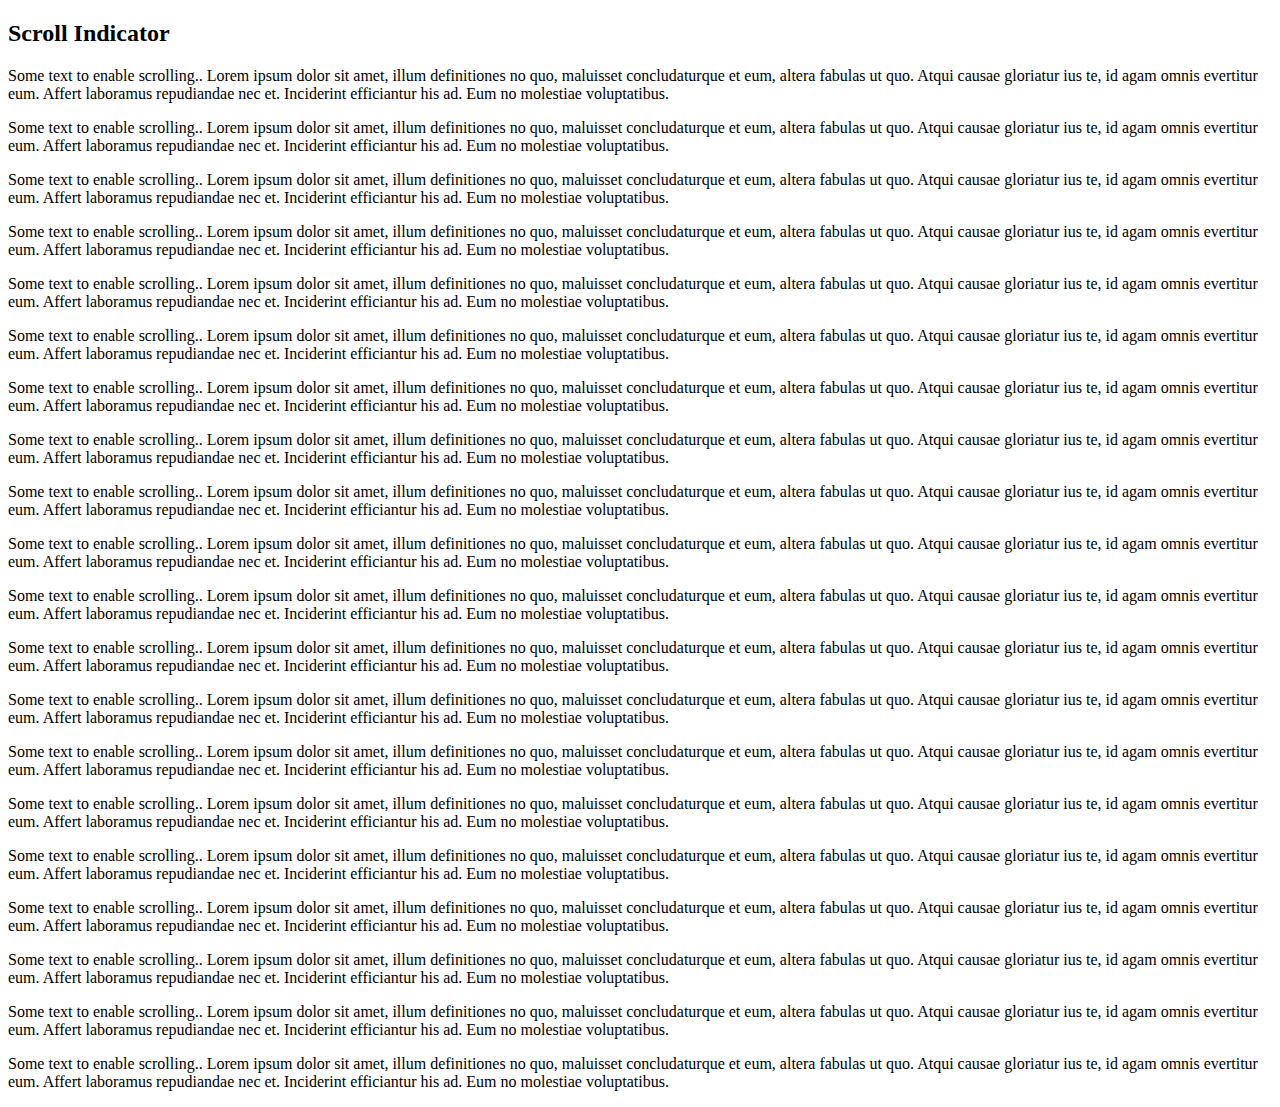
<file: index.html>
<!DOCTYPE html>
<html>
    <head>
        <meta name="viewport" content="width=device-width, initial-scale=1">
        <link href="style.css" rel="stylesheet" type="text/css">
        <script src="index.js"></script>
    </head>
    <body>
        <div class="header">
            <h2>Scroll Indicator</h2>
            <div class="container">
                <div class="progress-bar" id="myBar">
                </div>
            </div>
        </div>
        <div class="content">
            <p>Some text to enable scrolling.. Lorem ipsum dolor sit amet, illum definitiones no quo, maluisset concludaturque et eum, altera fabulas ut quo. Atqui causae gloriatur ius te, id agam omnis evertitur eum. Affert laboramus repudiandae nec et. Inciderint efficiantur his ad. Eum no molestiae voluptatibus.</p>
            <p>Some text to enable scrolling.. Lorem ipsum dolor sit amet, illum definitiones no quo, maluisset concludaturque et eum, altera fabulas ut quo. Atqui causae gloriatur ius te, id agam omnis evertitur eum. Affert laboramus repudiandae nec et. Inciderint efficiantur his ad. Eum no molestiae voluptatibus.</p>
            <p>Some text to enable scrolling.. Lorem ipsum dolor sit amet, illum definitiones no quo, maluisset concludaturque et eum, altera fabulas ut quo. Atqui causae gloriatur ius te, id agam omnis evertitur eum. Affert laboramus repudiandae nec et. Inciderint efficiantur his ad. Eum no molestiae voluptatibus.</p>
            <p>Some text to enable scrolling.. Lorem ipsum dolor sit amet, illum definitiones no quo, maluisset concludaturque et eum, altera fabulas ut quo. Atqui causae gloriatur ius te, id agam omnis evertitur eum. Affert laboramus repudiandae nec et. Inciderint efficiantur his ad. Eum no molestiae voluptatibus.</p>
            <p>Some text to enable scrolling.. Lorem ipsum dolor sit amet, illum definitiones no quo, maluisset concludaturque et eum, altera fabulas ut quo. Atqui causae gloriatur ius te, id agam omnis evertitur eum. Affert laboramus repudiandae nec et. Inciderint efficiantur his ad. Eum no molestiae voluptatibus.</p>
            <p>Some text to enable scrolling.. Lorem ipsum dolor sit amet, illum definitiones no quo, maluisset concludaturque et eum, altera fabulas ut quo. Atqui causae gloriatur ius te, id agam omnis evertitur eum. Affert laboramus repudiandae nec et. Inciderint efficiantur his ad. Eum no molestiae voluptatibus.</p>
            <p>Some text to enable scrolling.. Lorem ipsum dolor sit amet, illum definitiones no quo, maluisset concludaturque et eum, altera fabulas ut quo. Atqui causae gloriatur ius te, id agam omnis evertitur eum. Affert laboramus repudiandae nec et. Inciderint efficiantur his ad. Eum no molestiae voluptatibus.</p>
            <p>Some text to enable scrolling.. Lorem ipsum dolor sit amet, illum definitiones no quo, maluisset concludaturque et eum, altera fabulas ut quo. Atqui causae gloriatur ius te, id agam omnis evertitur eum. Affert laboramus repudiandae nec et. Inciderint efficiantur his ad. Eum no molestiae voluptatibus.</p>
            <p>Some text to enable scrolling.. Lorem ipsum dolor sit amet, illum definitiones no quo, maluisset concludaturque et eum, altera fabulas ut quo. Atqui causae gloriatur ius te, id agam omnis evertitur eum. Affert laboramus repudiandae nec et. Inciderint efficiantur his ad. Eum no molestiae voluptatibus.</p>
            <p>Some text to enable scrolling.. Lorem ipsum dolor sit amet, illum definitiones no quo, maluisset concludaturque et eum, altera fabulas ut quo. Atqui causae gloriatur ius te, id agam omnis evertitur eum. Affert laboramus repudiandae nec et. Inciderint efficiantur his ad. Eum no molestiae voluptatibus.</p>
            <p>Some text to enable scrolling.. Lorem ipsum dolor sit amet, illum definitiones no quo, maluisset concludaturque et eum, altera fabulas ut quo. Atqui causae gloriatur ius te, id agam omnis evertitur eum. Affert laboramus repudiandae nec et. Inciderint efficiantur his ad. Eum no molestiae voluptatibus.</p>
            <p>Some text to enable scrolling.. Lorem ipsum dolor sit amet, illum definitiones no quo, maluisset concludaturque et eum, altera fabulas ut quo. Atqui causae gloriatur ius te, id agam omnis evertitur eum. Affert laboramus repudiandae nec et. Inciderint efficiantur his ad. Eum no molestiae voluptatibus.</p>
            <p>Some text to enable scrolling.. Lorem ipsum dolor sit amet, illum definitiones no quo, maluisset concludaturque et eum, altera fabulas ut quo. Atqui causae gloriatur ius te, id agam omnis evertitur eum. Affert laboramus repudiandae nec et. Inciderint efficiantur his ad. Eum no molestiae voluptatibus.</p>
            <p>Some text to enable scrolling.. Lorem ipsum dolor sit amet, illum definitiones no quo, maluisset concludaturque et eum, altera fabulas ut quo. Atqui causae gloriatur ius te, id agam omnis evertitur eum. Affert laboramus repudiandae nec et. Inciderint efficiantur his ad. Eum no molestiae voluptatibus.</p>
            <p>Some text to enable scrolling.. Lorem ipsum dolor sit amet, illum definitiones no quo, maluisset concludaturque et eum, altera fabulas ut quo. Atqui causae gloriatur ius te, id agam omnis evertitur eum. Affert laboramus repudiandae nec et. Inciderint efficiantur his ad. Eum no molestiae voluptatibus.</p>
            <p>Some text to enable scrolling.. Lorem ipsum dolor sit amet, illum definitiones no quo, maluisset concludaturque et eum, altera fabulas ut quo. Atqui causae gloriatur ius te, id agam omnis evertitur eum. Affert laboramus repudiandae nec et. Inciderint efficiantur his ad. Eum no molestiae voluptatibus.</p>
            <p>Some text to enable scrolling.. Lorem ipsum dolor sit amet, illum definitiones no quo, maluisset concludaturque et eum, altera fabulas ut quo. Atqui causae gloriatur ius te, id agam omnis evertitur eum. Affert laboramus repudiandae nec et. Inciderint efficiantur his ad. Eum no molestiae voluptatibus.</p>
            <p>Some text to enable scrolling.. Lorem ipsum dolor sit amet, illum definitiones no quo, maluisset concludaturque et eum, altera fabulas ut quo. Atqui causae gloriatur ius te, id agam omnis evertitur eum. Affert laboramus repudiandae nec et. Inciderint efficiantur his ad. Eum no molestiae voluptatibus.</p>
            <p>Some text to enable scrolling.. Lorem ipsum dolor sit amet, illum definitiones no quo, maluisset concludaturque et eum, altera fabulas ut quo. Atqui causae gloriatur ius te, id agam omnis evertitur eum. Affert laboramus repudiandae nec et. Inciderint efficiantur his ad. Eum no molestiae voluptatibus.</p>
            <p>Some text to enable scrolling.. Lorem ipsum dolor sit amet, illum definitiones no quo, maluisset concludaturque et eum, altera fabulas ut quo. Atqui causae gloriatur ius te, id agam omnis evertitur eum. Affert laboramus repudiandae nec et. Inciderint efficiantur his ad. Eum no molestiae voluptatibus.</p>
        </div>
    </body>
</html>
</file>
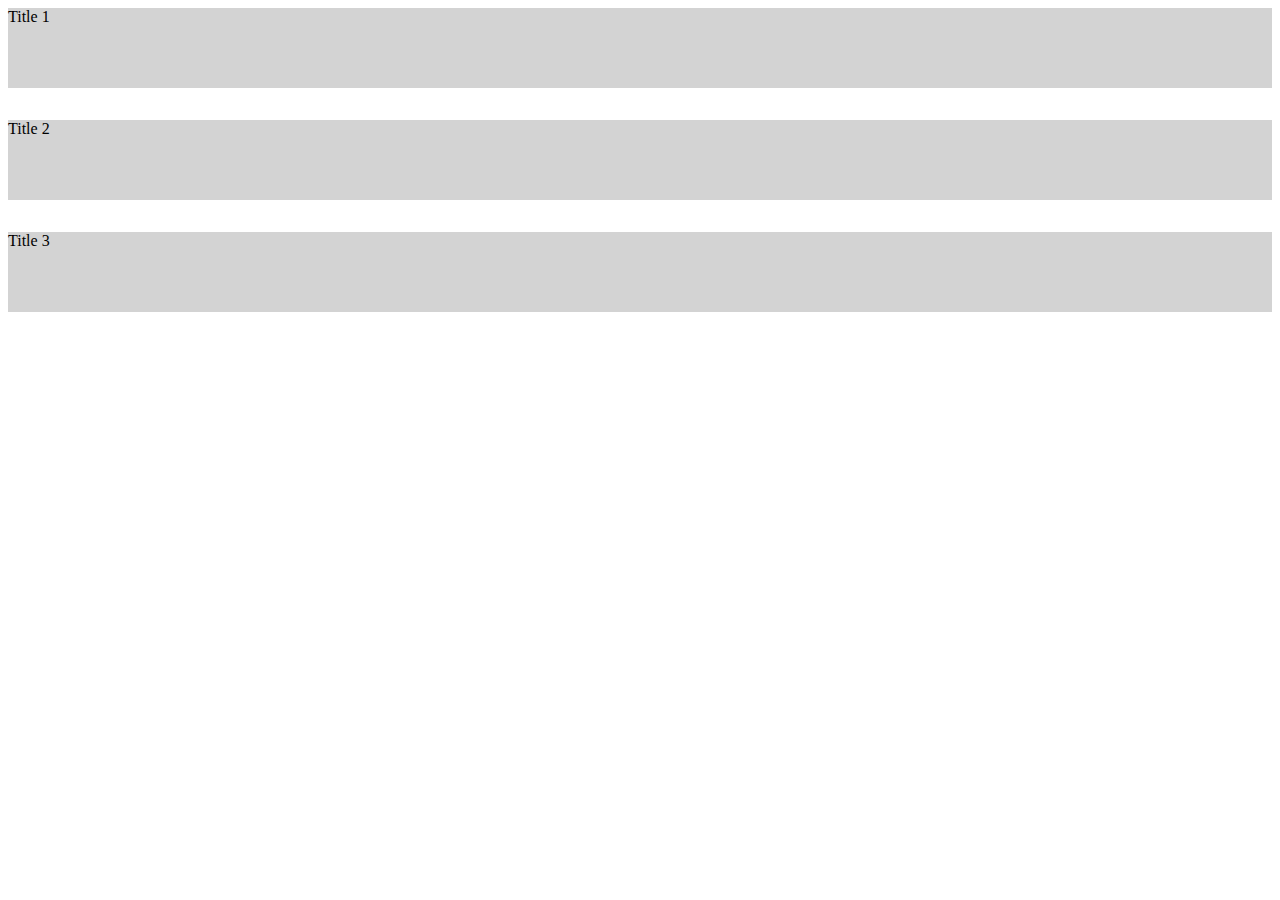
<file: Accordion/index.html>
<!DOCTYPE html>
<html>
    <head>
        <meta name="viewport" content="width=device-width, initial-scale=1.0">
        <link rel="stylesheet" type="text/css" href="style.css">
    </head>
    <body>
        <div class="header">Title 1</div>
        <p class="text">Lorem Ipsum is simply dummy text of the printing and typesetting industry. Lorem Ipsum has been the industry's standard dummy text ever since the 1500s, when an unknown printer took a galley of type and scrambled it to make a type specimen book. It has survived not only five centuries, but also the leap into electronic typesetting, remaining essentially unchanged. It was popularised in the 1960s with the release of Letraset sheets containing Lorem Ipsum passages, and more recently with desktop publishing software like Aldus PageMaker including versions of Lorem Ipsum.</p>
        <div class="header"> Title 2</div>
        <p class="text">Lorem Ipsum is simply dummy text of the printing and typesetting industry. Lorem Ipsum has been the industry's standard dummy text ever since the 1500s, when an unknown printer took a galley of type and scrambled it to make a type specimen book. It has survived not only five centuries, but also the leap into electronic typesetting, remaining essentially unchanged. It was popularised in the 1960s with the release of Letraset sheets containing Lorem Ipsum passages, and more recently with desktop publishing software like Aldus PageMaker including versions of Lorem Ipsum.</p>
        <div class="header"> Title 3</div>
        <p class="text">Lorem Ipsum is simply dummy text of the printing and typesetting industry. Lorem Ipsum has been the industry's standard dummy text ever since the 1500s, when an unknown printer took a galley of type and scrambled it to make a type specimen book. It has survived not only five centuries, but also the leap into electronic typesetting, remaining essentially unchanged. It was popularised in the 1960s with the release of Letraset sheets containing Lorem Ipsum passages, and more recently with desktop publishing software like Aldus PageMaker including versions of Lorem Ipsum.</p>
        <script src="index.js"></script>
    </body>
</html>
</file>
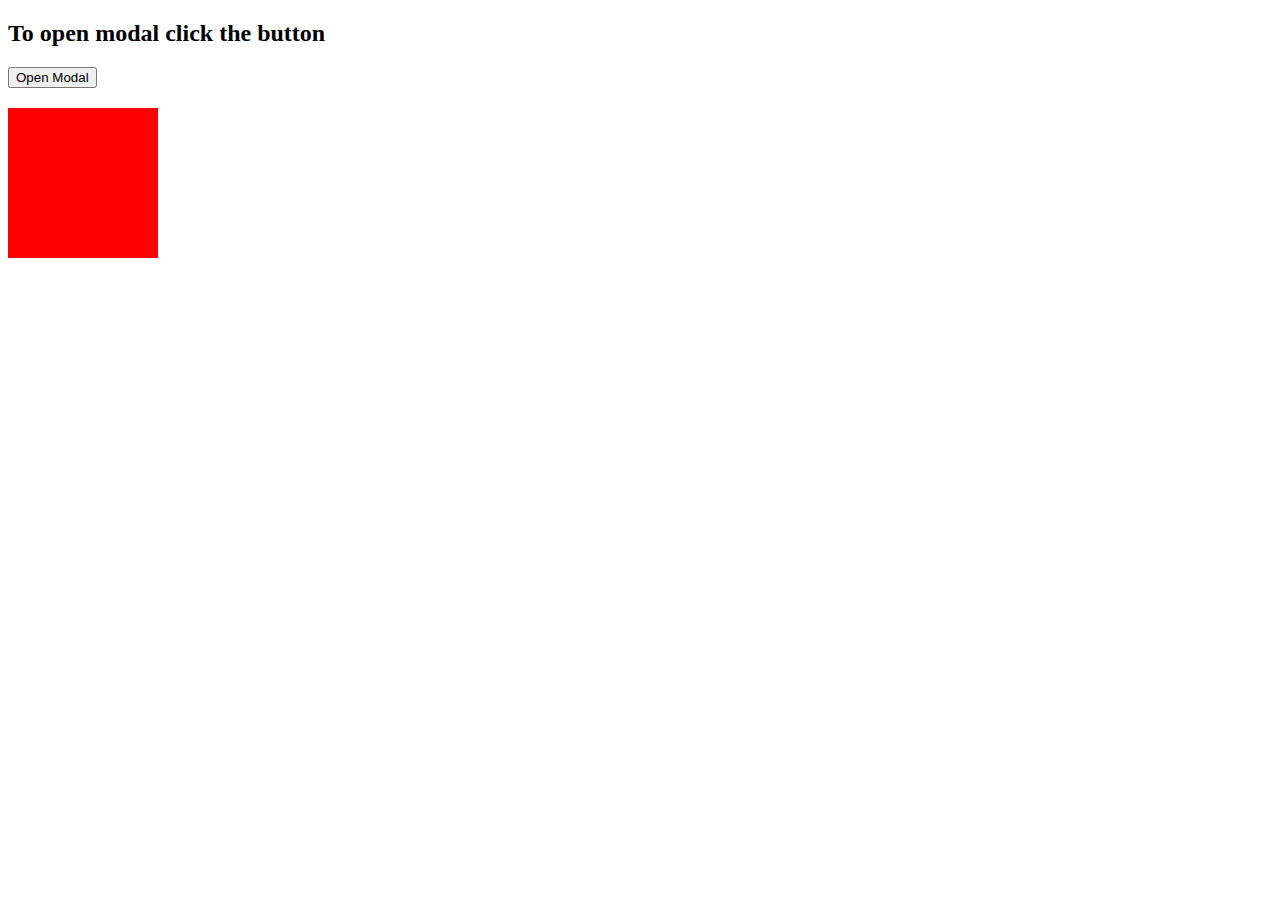
<file: Animated_model/index.html>
<!DOCTYPE html>
<html>
    <head>
        <meta name="viewport" content="width=device-width, initial-scale=1">
        <link href="style.css" rel="stylesheet" type="text/css">
        <script src="index.js"></script>
    </head>
    <body>
        <h2>To open modal click the button</h2>
        <button id="myBtn">Open Modal</button>
        <div class="dance"></div>
        <div class="modal">
            <div class="modal-body">
                <span class="close">&times;</span>
                <p>Lorem ipsum dolor sit amet, consectetur adipiscing elit, sed do eiusmod tempor incididunt ut labore et dolore magna aliqua. Ut enim ad minim veniam, quis nostrud exercitation ullamco laboris nisi ut aliquip ex ea commodo consequat. Duis aute irure dolor in reprehenderit in voluptate velit esse cillum dolore eu fugiat nulla pariatur. Excepteur sint occaecat cupidatat non proident, sunt in culpa qui officia deserunt mollit anim id est laborum.</p>
            </div>
        </div>
    </body>
</html>
</file>
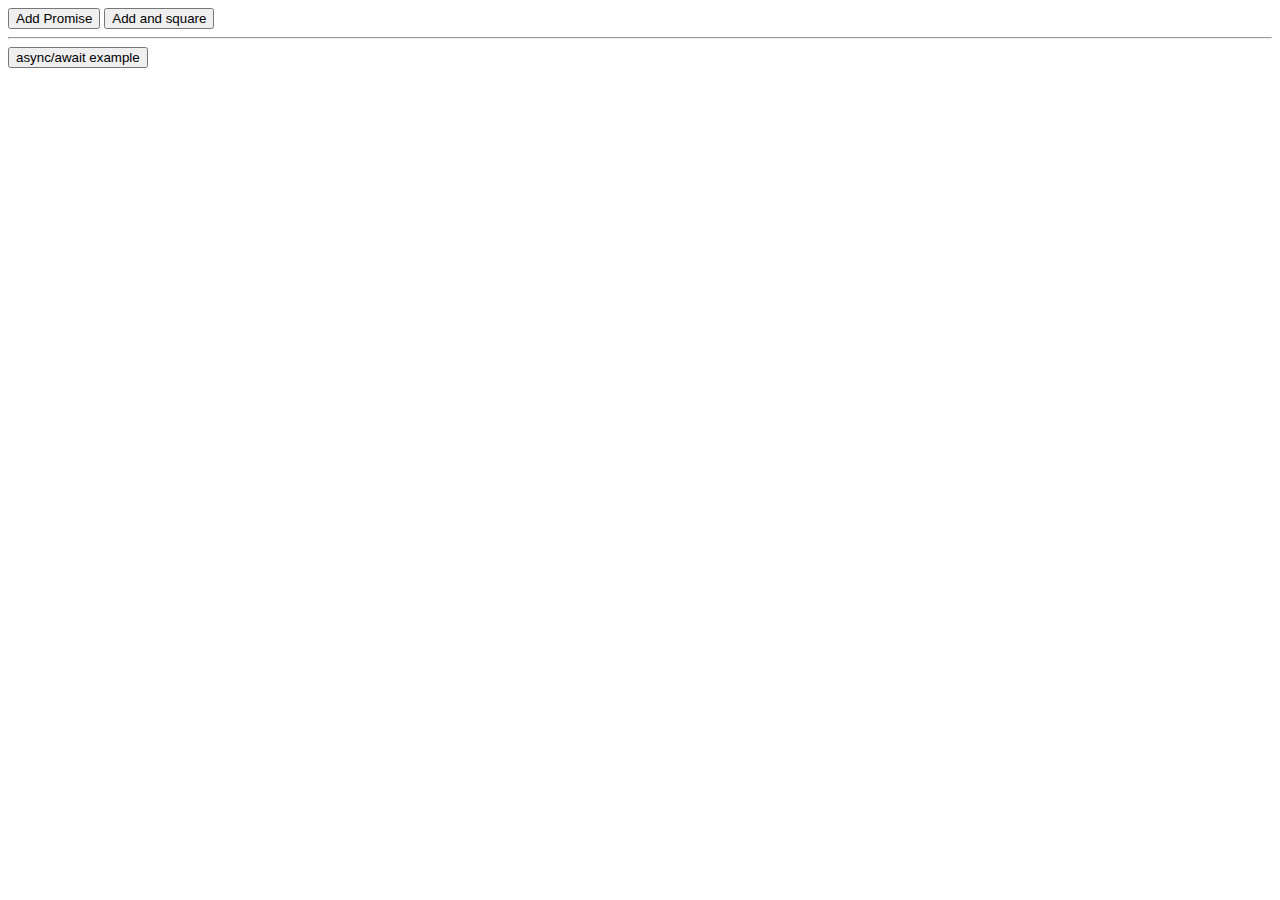
<file: async await settimeout promise/index.html>
<!DOCTYPE html>
<html>
    <head>
        <meta name="viewport" content="width=device-widthh, initial-scale=1.0">
    </head>
    <body>
        <button onclick="add(2,5)">Add Promise</button>
        <button onclick="addthensquare(3,2)">Add and square</button>
        <div><span id="result"></span></div>
        
        <hr>
        <button>async/await example</button>
        <script src="index.js"></script>
    </body>
</html>
</file>
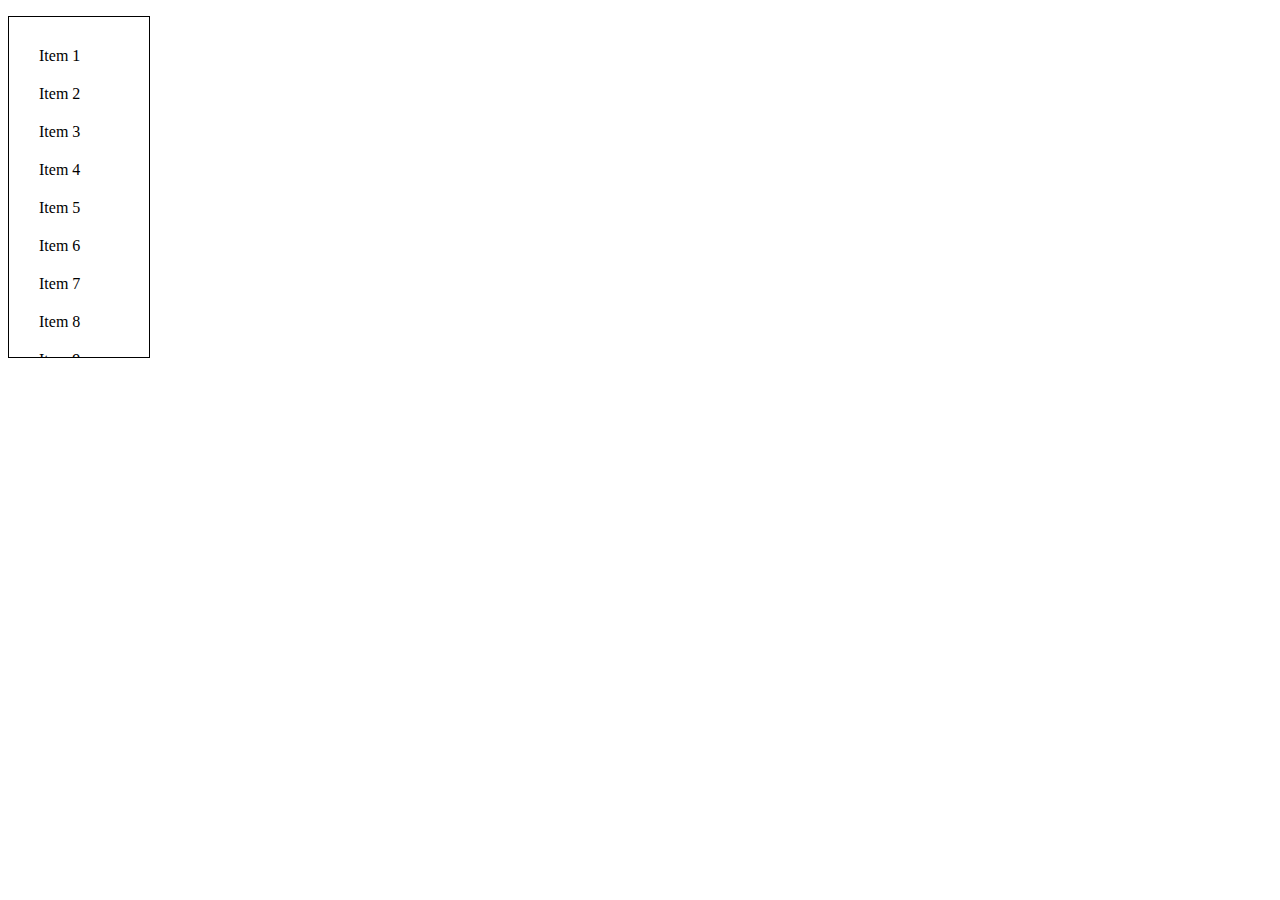
<file: Infinite scroll/index.html>
<!DOCTYPE html>
<html>
    <head>
        <meta name="viewport" content="width:device-width, initial-scale:1.0">
        <link rel="stylesheet" type="text/css" href="styke.css">
    </head>
    <body>
        <ul class="container">

        </ul>
        <script src="index.js"></script>
    </body>
</html>
</file>
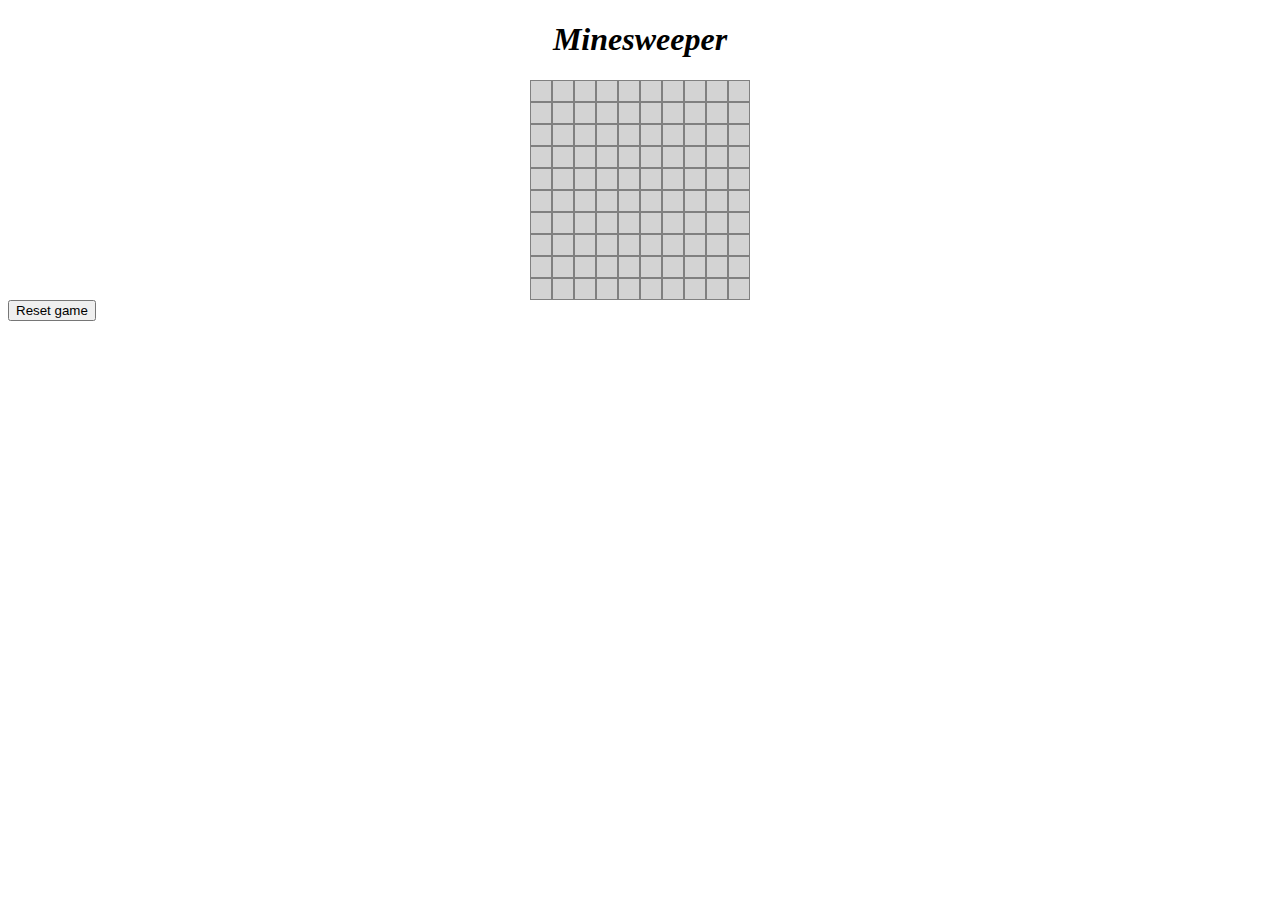
<file: Minesweeper/index.html>
<!DOCTYPE html>
<html>
    <head>
        <meta name="viewport" content="width=device-width, initial-scale=1">
        <title>Minesweeper</title>
        <link type="text/css" rel="stylesheet" href="style.css">
    </head>
    <body>
        <h1><em>Minesweeper</em></h1>
        <div class="board"></div>
        <button class="resetBtn">Reset game</button>
        <div id="outcome"></div>
        <script src="https://ajax.googleapis.com/ajax/libs/jquery/2.1.3/jquery.min.js"></script>
        <script src="minesweeper.js"></script>
    </body>
</html>
</file>
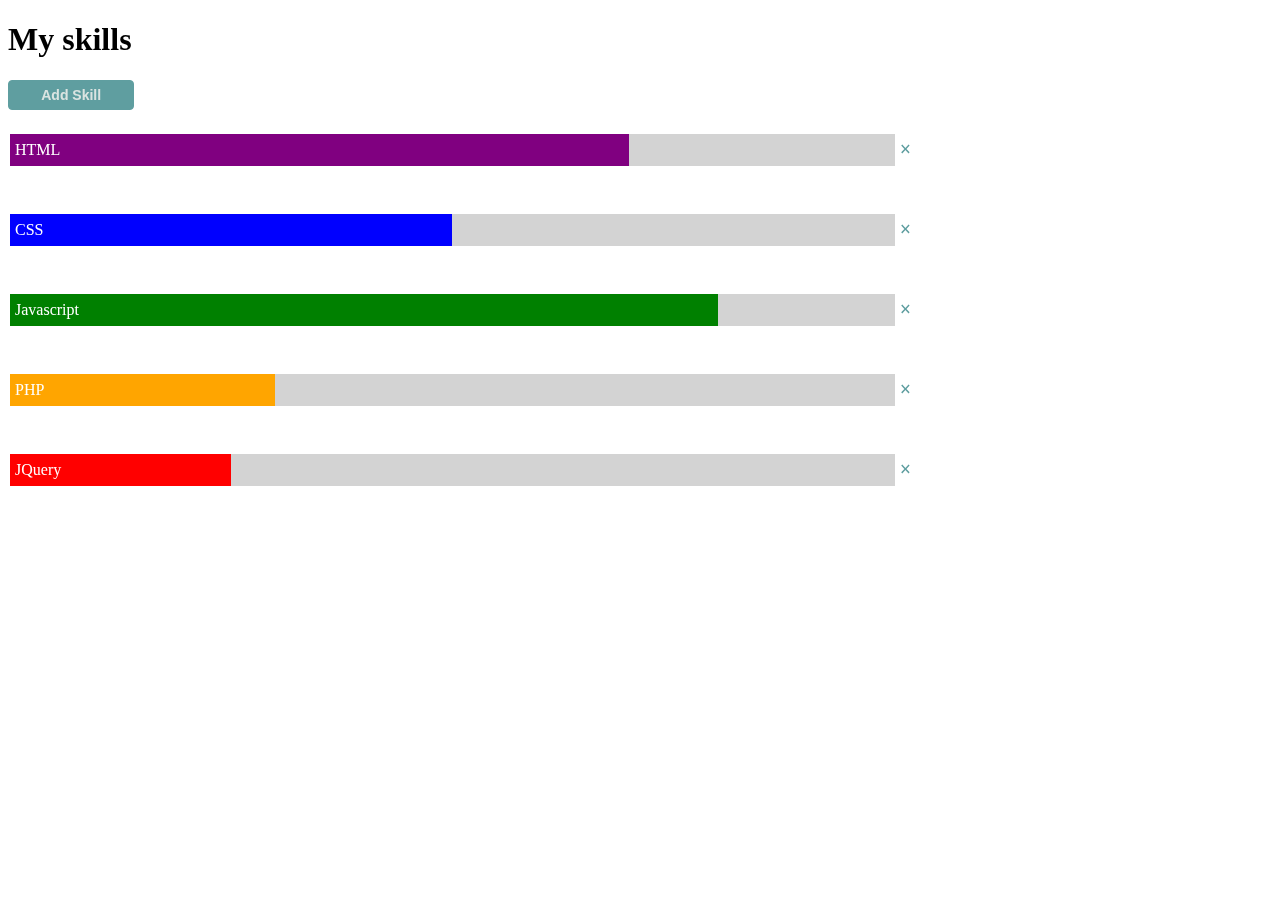
<file: Skill Map/index.html>
<!DOCTYPE html>
<html>
    <head>
        <meta name="viewport" content="width=device-width, initial-scale=1.0">
        <link rel="stylesheet" type="text/css" href="style.css">
        <script src="index.js"></script>
    </head>
    <body>
       <h1>My skills</h1>
       <button class="addBtn">Add Skill</button>
       <div class= "container">
           <div class="skills"><div class="html"><span>HTML</span></div></div>
           <span class="delete">&times;</span>
       </div>
       <div class= "container">
            <div class="skills"><div class="css"><span>CSS</span></div></div>
            <span class="delete">&times;</span>
        </div>
        <div class= "container">
            <div class="skills"><div class="js"><span>Javascript</span></div></div>
            <span class="delete">&times;</span>
       </div>
       <div class= "container">
            <div class="skills"><div class="php"><span>PHP</span></div></div>
            <span class="delete">&times;</span>
        </div>
        <div class= "container">
                <div class="skills"><div class="jquery"><span>JQuery</span></div></div>
                <span class="delete">&times;</span>
        </div>
        <!-- Add skill modal -->
        <div class="overlay">
                <div class="modal">
                    <div class="modal-header">
                        <span class="headertxt">Add a skill</span>
                        <span class="close">&times;</span>
                    </div>
                    <div class="modal-body">
                        <div class="text-container">
                            <span>Skill Name: </span>
                            <input id="skillInput" type="text" maxlength="255"></input>
                        </div>
                        <div class="text-container">
                                <span>Expertise(Out of 10): </span>
                                <input id="expInput" type="number" max="10"></input>
                        </div>
                    </div>
                    <div class="modal-footer row">
                        <button class="add">Add</button>
                        <button class="cancel">Cancel</button>
                    </div>
                </div>
            </div>
    </body>
</html>
</file>
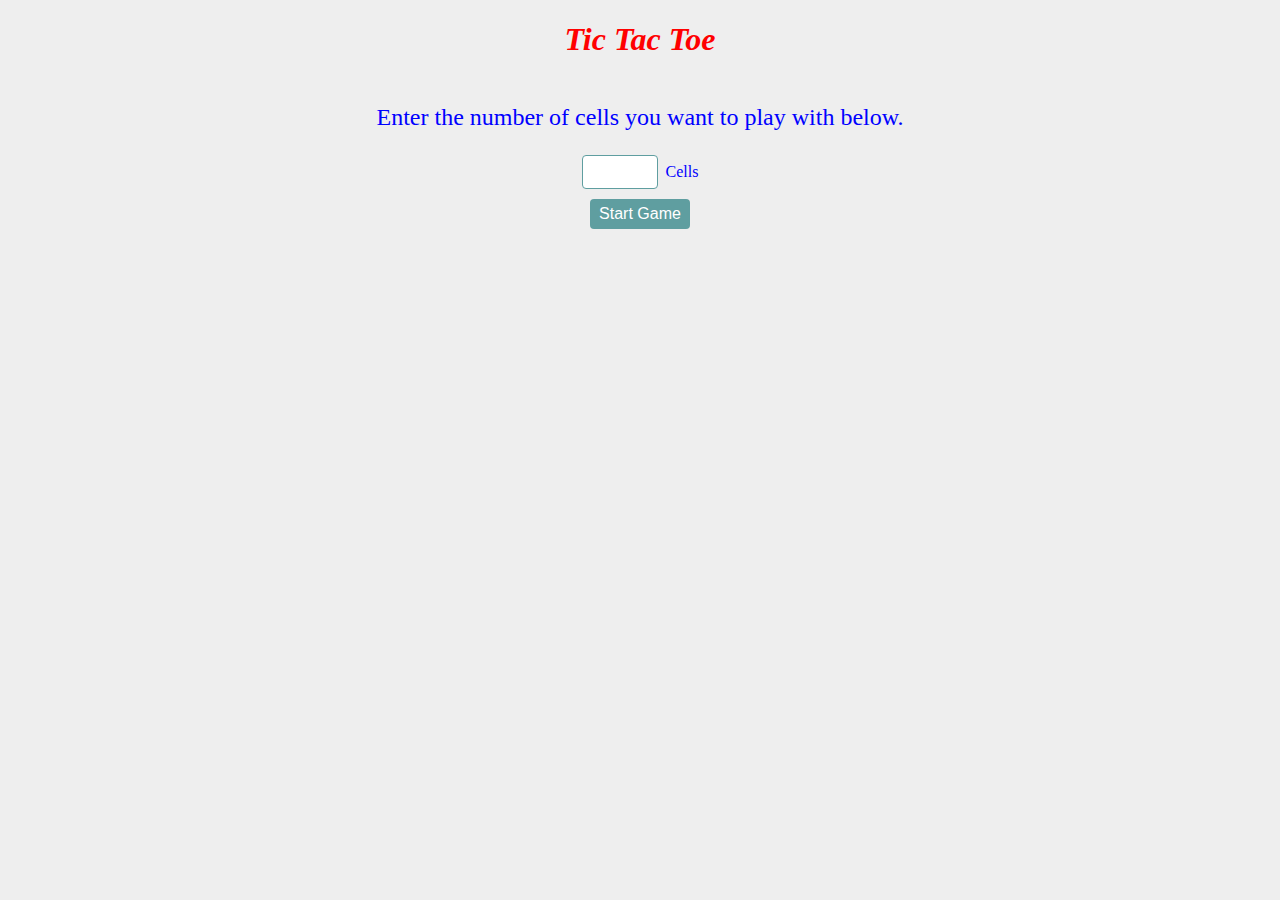
<file: tic-tac-toe/index.html>
<!DOCTYPE html>
<html>
    <head>
        <meta name="viewport" content="width=device-width, initial-scale=1"></meta>
        <title>Tic tac toe</title>
        <link type="text/css" rel="stylesheet" href="style.css"/>
    </head>
    <body>
        <h1><em>Tic Tac Toe</em></h1>
        <div class="container">
            <p>Enter the number of cells you want to play with below.</p>
            <div class="row">
                    <input class="cells_input" id="cell-input" type="number"></input>
                    <label for="cell-input">&nbsp&nbspCells</label>
            </div>
            
            <button class="submitBtn">Start Game</button>
        </div>
        <div class="board hide">
        </div>
        <div id="outcome" class="hide">
            <h2></h2>
        </div>
        <script src="https://ajax.googleapis.com/ajax/libs/jquery/2.1.3/jquery.min.js"></script>
        <script src="tic-tac-toe.js"></script>
    </body>
</html>
</file>
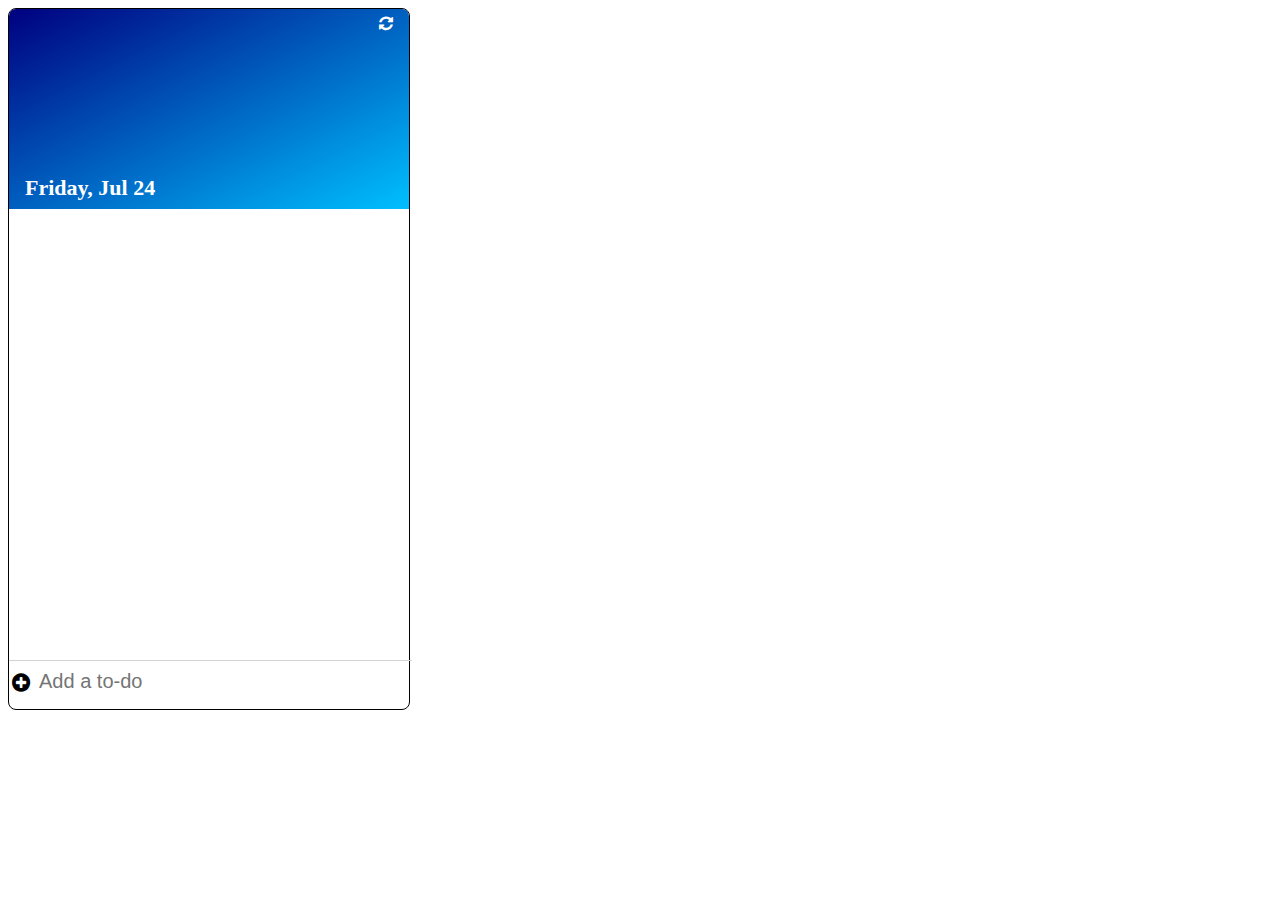
<file: ToDo list/index.html>
<!DOCTYPE html>
<html>
    <head>
        <title> To Do list</title>
        <link rel="stylesheet" type="text/css" href="https://cdnjs.cloudflare.com/ajax/libs/font-awesome/4.7.0/css/font-awesome.min.css">
        <link rel="stylesheet" type="text/css" href="style.css">
    </head>
    <body>
        <div class="container">
            <div class="img-container">
                <div id="clear">
                    <i class="fa fa-refresh"></i>
                </div>
                <div class="bottom-left" id="date">Test</div>
            </div>
            <div id="list">
                
            </div>
            <div class="add">
                <i class="fa fa-plus-circle fa-lg"></i>
                <input placeholder="Add a to-do" id="add-todo">
            </div>
        </div>
        <script src="index.js"></script>
    </body>
</html>
</file>
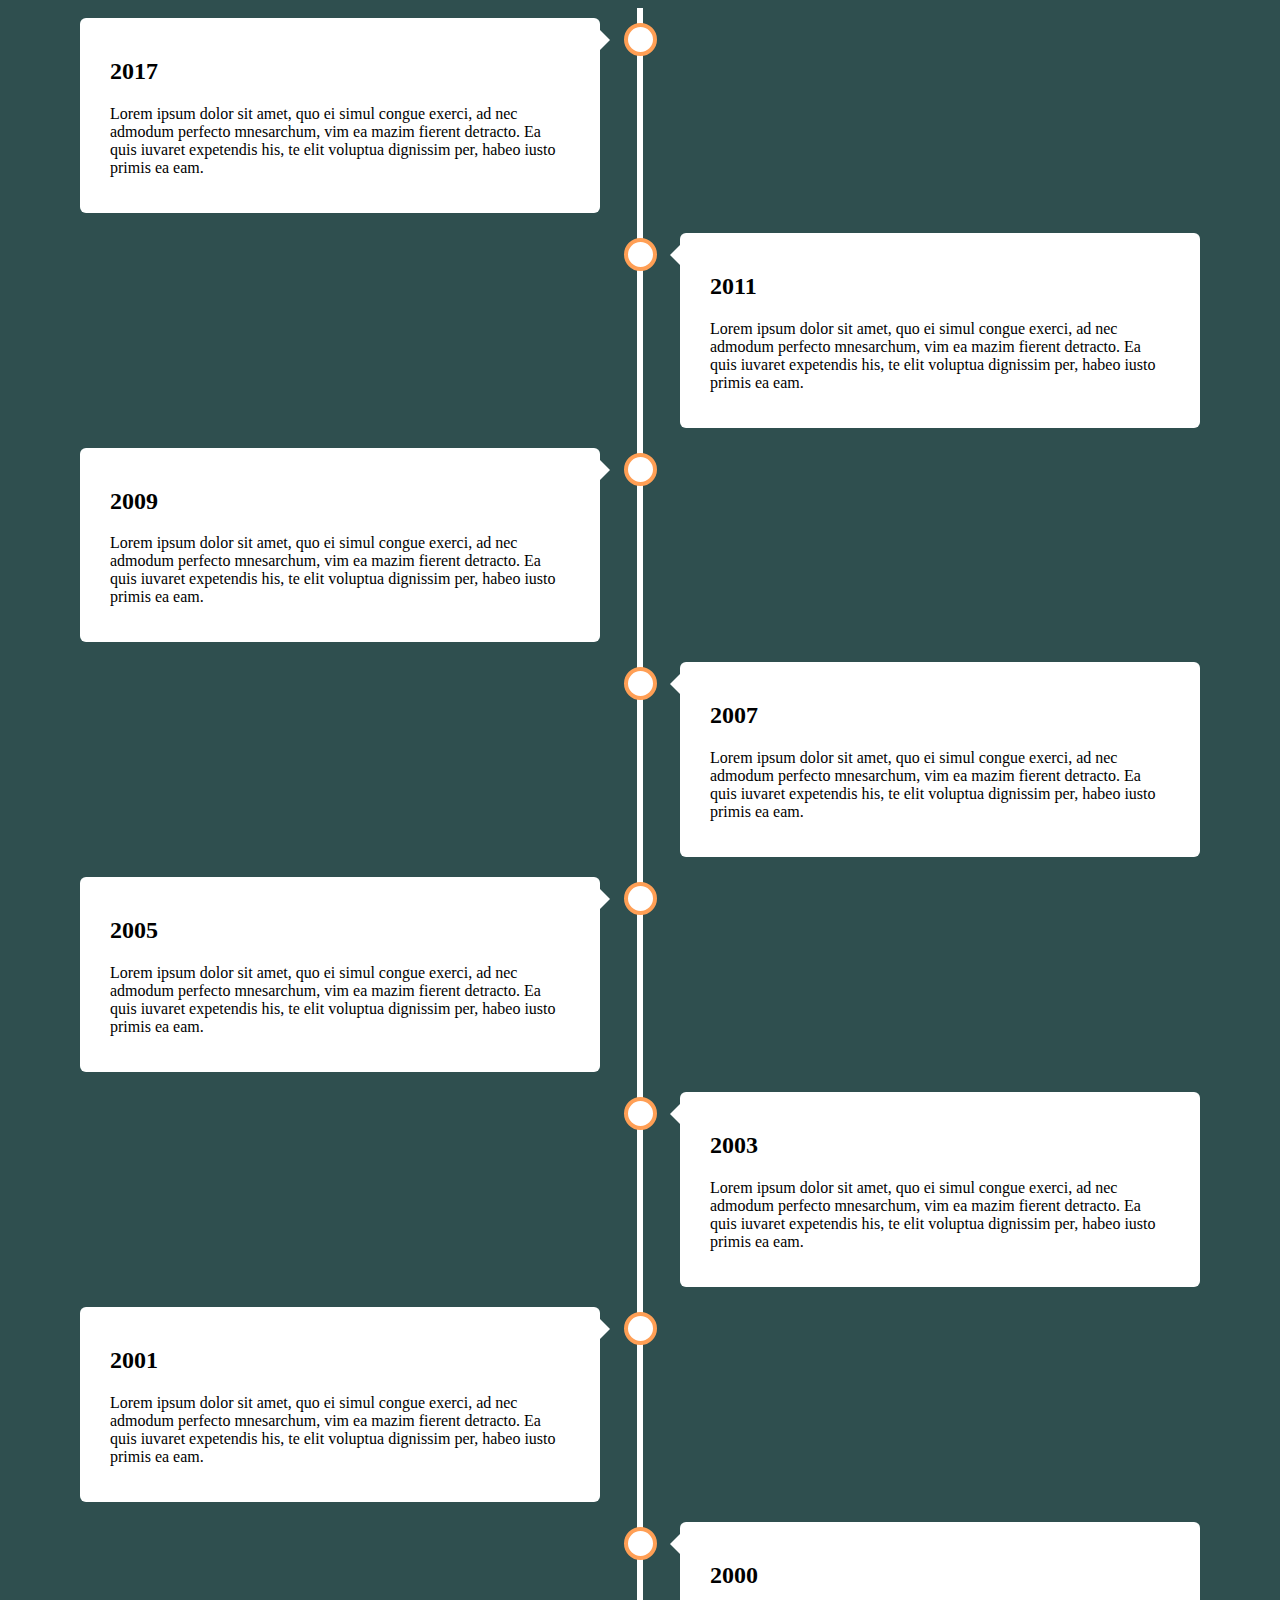
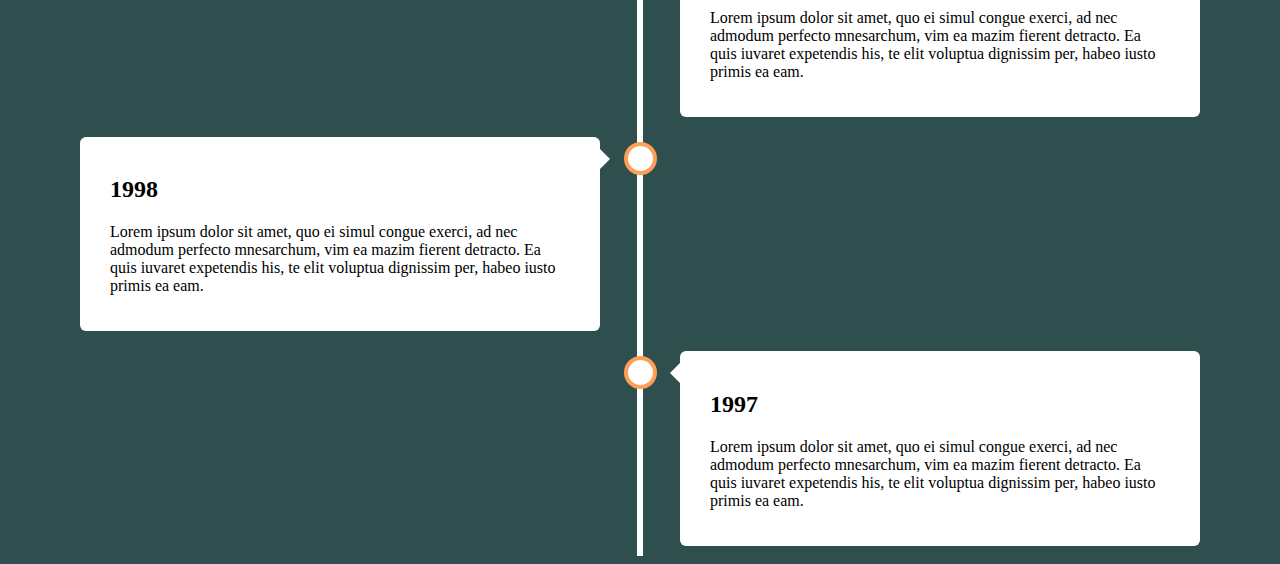
<file: Verical_Timeline/index.html>
<!DOCTYPE html>
<html>
    <head>
        <meta name="viewport" content="width=device-width, initial-scale=1.0">
        <link href="style.css" type="text/css" rel="stylesheet">
    </head>
    <body>
        <div class="timeline">
            <div class="container left">
                <div class="content">
                    <h2>2017</h2>
                    <p>Lorem ipsum dolor sit amet, quo ei simul congue exerci, ad nec admodum perfecto mnesarchum, vim ea mazim fierent detracto. Ea quis iuvaret expetendis his, te elit voluptua dignissim per, habeo iusto primis ea eam.</p>
                </div>
            </div>
            <div class="container right">
                <div class="content">
                    <h2>2011</h2>
                    <p>Lorem ipsum dolor sit amet, quo ei simul congue exerci, ad nec admodum perfecto mnesarchum, vim ea mazim fierent detracto. Ea quis iuvaret expetendis his, te elit voluptua dignissim per, habeo iusto primis ea eam.</p>
                </div>
            </div>
            <div class="container left">
                <div class="content">
                    <h2>2009</h2>
                    <p>Lorem ipsum dolor sit amet, quo ei simul congue exerci, ad nec admodum perfecto mnesarchum, vim ea mazim fierent detracto. Ea quis iuvaret expetendis his, te elit voluptua dignissim per, habeo iusto primis ea eam.</p>
                </div>
            </div>
            <div class="container right">
                <div class="content">
                    <h2>2007</h2>
                    <p>Lorem ipsum dolor sit amet, quo ei simul congue exerci, ad nec admodum perfecto mnesarchum, vim ea mazim fierent detracto. Ea quis iuvaret expetendis his, te elit voluptua dignissim per, habeo iusto primis ea eam.</p>
                </div>
            </div>
            <div class="container left">
                <div class="content">
                    <h2>2005</h2>
                    <p>Lorem ipsum dolor sit amet, quo ei simul congue exerci, ad nec admodum perfecto mnesarchum, vim ea mazim fierent detracto. Ea quis iuvaret expetendis his, te elit voluptua dignissim per, habeo iusto primis ea eam.</p>
                </div>
            </div>
            <div class="container right">
                <div class="content">
                    <h2>2003</h2>
                    <p>Lorem ipsum dolor sit amet, quo ei simul congue exerci, ad nec admodum perfecto mnesarchum, vim ea mazim fierent detracto. Ea quis iuvaret expetendis his, te elit voluptua dignissim per, habeo iusto primis ea eam.</p>
                </div>
            </div>
            <div class="container left">
                <div class="content">
                    <h2>2001</h2>
                    <p>Lorem ipsum dolor sit amet, quo ei simul congue exerci, ad nec admodum perfecto mnesarchum, vim ea mazim fierent detracto. Ea quis iuvaret expetendis his, te elit voluptua dignissim per, habeo iusto primis ea eam.</p>
                </div>
            </div>
            <div class="container right">
                <div class="content">
                    <h2>2000</h2>
                    <p>Lorem ipsum dolor sit amet, quo ei simul congue exerci, ad nec admodum perfecto mnesarchum, vim ea mazim fierent detracto. Ea quis iuvaret expetendis his, te elit voluptua dignissim per, habeo iusto primis ea eam.</p>
                </div>
            </div>
            <div class="container left">
                <div class="content">
                    <h2>1998</h2>
                    <p>Lorem ipsum dolor sit amet, quo ei simul congue exerci, ad nec admodum perfecto mnesarchum, vim ea mazim fierent detracto. Ea quis iuvaret expetendis his, te elit voluptua dignissim per, habeo iusto primis ea eam.</p>
                </div>
            </div>
            <div class="container right">
                <div class="content">
                    <h2>1997</h2>
                    <p>Lorem ipsum dolor sit amet, quo ei simul congue exerci, ad nec admodum perfecto mnesarchum, vim ea mazim fierent detracto. Ea quis iuvaret expetendis his, te elit voluptua dignissim per, habeo iusto primis ea eam.</p>
                </div>
            </div>
        </div>
    </body>
</html>
</file>
<file: style.css>
.hide{
    display: none;
}
.footer{
    height: 30%;
}
#question{
    margin-bottom: 10px;
}
.col{
    display: flex;
    flex-direction: column;
    justify-content: flex-start;
}
.elemcontainer{
    display: flex;
    align-items: center;
    justify-content: flex-start;
    border: 1px solid lightgray;
    width: 40%;
    margin-right:10px;
    margin-bottom: 10px;
    border-radius: 4px;
}
button{
    height: 40px;
    width: 100px;
    font-size: 14px;
    text-align: center;
    background-color: lightblue;
    margin-right: 10px;
    border-radius: 4px;

}
#hint{
    color: red;
}
.row{
    display: flex;
    flex-direction: row;
    align-items: center;
    justify-content: flex-start;
    margin-bottom: 2px;
}
.elemcontainer > input{
    height: 40px;
}
.img{
    height: 80px;
    width: 80px;
}
.elemcontainer > label{
    margin-left: 5px;
}
.highlight{
    box-shadow: 0 0 8px blue;
}
</file>
<file: Accordion/style.css>
.header{
    width: 100%;
    height: 80px;
    background-color: lightgray;
    cursor: pointer;
}
.text{
    max-height: 0;
    width: 100%;
    transition: max-height 0.2s ease;
    overflow: hidden;
}
</file>
<file: Animated_model/style.css>
.modal{
    display: none;
    position: fixed;
    top: 0;
    left: 0;
    width: 100%;
    height: 100%;
    background-color: rgba(0,0,0,0.5);
}
.modal-body{
    background-color: white;
    width: 80%;
    padding: 20px;
    top: 25%;
    margin: auto;
    position: relative;
    -webkit-animation: fadeIn 1s; /* Safari 4.0 - 8.0 */
    animation: fadeIn 1s;
    animation-direction: reverse;
}
.dance{
    width: 150px;
    height: 150px;
    background-color: red;
    margin-top: 20px;
    position: relative;
    -webkit-animation: dance 10s 2; /* Safari 4.0 - 8.0 */
    animation: dance 10s 2;
    animation-direction: alternate;
    -webkit-animation-direction: alternate;
}

@-webkit-keyframes dance {
    0% {left: 0px; top: 0px;}
    25% {left: 200px; top: 0px;}
    50% {left: 200px; top: 200px;}
    75% {left: 0px; top: 200px;}
    100% {left: 0px; top: 0px;}
 }
 
 @keyframes dance {
    0% {left: 0px; top: 0px;}
    25% {left: 200px; top: 0px;}
    50% {left: 200px; top: 200px;}
    75% {left: 0px; top: 200px;}
    100% {left: 0px; top: 0px;}
 }
 

@-webkit-keyframes fadeIn {
    0% {opacity: 0;}
    100% {opacity: 1;}
 }
 
 @keyframes fadeIn {
    from {top:25%}
  to {top: 75%;}
 }
 
.close {
    float: right;
}
.close:hover
.close:focus{
    cursor: pointer;
    color: black;
}
</file>
<file: Infinite scroll/styke.css>
.container{
    width: 100px;
    height: 300px;
    overflow: auto;
    padding: 20px;
    border: 1px solid black;
}
li{
    padding: 10px;
    list-style-type: none;
}
li:hover{
    background-color: #ccc
}
</file>
<file: Minesweeper/style.css>
body{
    
}
h1{
    text-align: center;
}
.row{
    display: flex;
    flex-direction: row;
    align-items: center;
    justify-content: center;
}
.cell{
    border: 1px solid grey;
    background-color: lightgrey;
    height: 20px;
    width: 20px;
    color: white;
    cursor: pointer;
}
.clicked{
    background-color: black;
}
.mine{
    background-color: red;
}
button{
    justify-content: center;
}
</file>
<file: Skill Map/style.css>
*{
    box-sizing: border-box;
}
.container {
    height: 80px;
    width: 100%;
    display: flex;
    flex-direction: row;
    align-items: center;
}
.addBtn {
    background-color: cadetblue;
    color: rgb(218, 228, 225);
    width: 10%;
    height: 30px;
    border: 1px solid cadetblue;
    border-radius: 4px;
    font-size: 14px;
    font-weight: bold;
}
.addBtn:hover{
    background-color: darkslategray;
    cursor: pointer;
}
.skills {
    background-color: lightgrey;
    width: 70%;
    height: 40%;
    right: 30;
    margin-left: 2px;
}
.delete {
    color: cadetblue;
    font-weight: bold;
    font-size: 20px;
    cursor: pointer;
}
span{
   color: white;
   padding-left: 5px;
}
.css {
    width: 50%;
    height: 100%;
    display: flex;
    align-items: center;
    background-color: blue;
    animation: movecss 2s linear;
}
.js {
    width: 80%;
    height: 100%;
    display: flex;
    align-items: center;
    background-color: green;
    animation: movejs 2s linear;
}
.php {
    width: 30%;
    height: 100%;
    display: flex;
    align-items: center;
    background-color: orange;
    animation: movephp 2s linear;
}
.jquery {
    width: 25%;
    height: 100%;
    display: flex;
    align-items: center;
    background-color: red;
    animation: movejquery 2s linear;
}
.html {
    width: 70%;
    height: 100%;
    display: flex;
    align-items: center;
    background-color: purple;
    animation: movehtml 2s linear;
}
.overlay{
    background-color: rgba(0,0,0,0.5);
    position: fixed;
    top: 0;
    left: 0;
    width: 100%;
    height: 100%;
    opacity: 0;
    z-index:-1;
    transition: opacity 0.6s;
}
.modal {
    background-color: white;
    height: 40%;
    width: 50%;
    margin: auto;
    top: 25%;
    position: relative;
    border: 0px solid white;
    border-radius: 8px;
    transition-delay: 0ms;
}
.overlay.show{
    opacity: 1;
    z-index:1;
}
.modal-header{
    height: 20%;
    width: 100%;
    background-color: cadetblue;
    padding: 10px;
    display: flex;
    align-items: center;
    flex-direction: row;
    justify-content: space-between; 
    border-top-left-radius: 8px;
    border-top-right-radius: 8px;
}
.modal-body{
    width: 100%;
    padding: 20px;
    height: 60%;
}
.modal-footer{
    width: 100%;
    height: 20%;
    bottom: 0%;
    display: flex;
    justify-content: flex-end;
}
.row{
    display: flex;
    flex-direction: row;
    align-items: center;
    justify-content: flex-end;
}
.headertxt{
    font-weight: bold;
    color: rgb(218, 228, 225);
    font-size: 30px;
}
.add{
    width: 10%;
    height: 40%;
    background-color: cadetblue;
    border: 1px solid cadetblue;
    border-radius: 4px;
    color: rgb(218, 228, 225);
    margin-right: 10px;
    font-size: 14px;
    font-weight: bold;
}
.cancel{
    width: 10%;
    height: 40%;
    background-color: rgb(137, 151, 151);
    border: 1px solid rgb(137, 151, 151);
    border-radius: 4px;
    color: black;
    margin-right: 10px;
    font-size: 12px;
    font-weight: bold;
}
.add:hover {
    background-color: darkslategray;
    cursor: pointer;
}
.cancel:hover{
    background-color: darkgrey;
    cursor: pointer;
}
.close{
    font-size: 30px;
    color: rgb(218, 228, 225);
    cursor: pointer;
    margin-right: 10px;
}
.text-container > span{
    color: cadetblue;
    font-weight: bold;
}
.text-container > input{
    background-color:white;
    border: 1px solid rgb(186, 203, 204);
    border-radius: 4px;
    height: 80%;
    width: 50%;
    color: cadetblue;
    font-size: 12px;
    font-weight: bold;
    margin: 10px;
    padding: 5px;
}
.text-container{
    height: 20%;
    width: 100%;
    display: flex;
    justify-content:center;
    align-items: center;
    margin: 10px;
}
@keyframes movecss{
    0% {width: 0%}
    100% {width: 50%}
}
@keyframes movejs{
    0% {width: 0%}
    100% {width: 80%}
}
@keyframes movehtml{
    0% {width: 0%}
    100% {width: 70%}
}
@keyframes movephp{
    0% {width: 0%}
    100% {width: 30%}
}
@keyframes movejquery{
    0% {width: 0%}
    100% {width: 25%}
}
@keyframes openmodal{
    0% {opacity:0;
        transform: scale(0.8)}
    100% { opacity: 1;
        transform: scale(1)}
}
@keyframes closedialog{
    100% {opacity:0;
        transform: scale(0.8)}
    0% { opacity: 1;
        transform: scale(1)}
}
</file>
<file: tic-tac-toe/style.css>
body{
    background-color: #EEE;
    justify-content: center;
}
h1{
    text-align: center;
    color: red;
}
.container {
    display: flex;
    flex-direction: column;
    align-items: center;
    justify-content: center;
}
p{
    color: blue;
    font-size: 24px;
}
input {
    width: 70px;
    height: 30px;
    font-size: 20px;
    text-align: right;
    border: 1px solid cadetblue;
    border-radius: 4px;
    color: blue;
}
input[type=number]::-webkit-outer-spin-button,
input[type=number]::-webkit-inner-spin-button {
    -webkit-appearance: none;
    margin: 0;
}
input[type=number] {
    -moz-appearance: textfield;
}
label {
    color: blue;
    font-size: 16px;
}
button{
    color: white;
    background-color: cadetblue;
    height: 30px;
    width: 100px;
    padding: 5px;
    margin-top: 10px;
    border: 0px solid cadetblue;
    border-radius: 4px;
    font-size: 16px;
}
.board{
    cursor: pointer;
}
.row{
    display: flex;
    flex-direction: row;
    align-items: center;
    justify-content: center;
}
.cell{
    border: 1px solid black;
    height: 70px;
    width: 70px;
    background-color: white;
    font-size: 40px;
    text-align: center;
    padding-top: 10px;
}
.X{
    color: red;
}
.O{
    color: blue;
}
#outcome {
    color: green;
    font-size: 20px;
    text-align: center;
    margin-top: 10px;
    font-weight: bold;
}
.hide{
    display: none;
}
</file>
<file: ToDo list/style.css>
.container{
    height: 700px;
    width: 400px;
    border: 1px solid black;
    border-radius: 8px;
    overflow: scroll;
}

.bottom-left {
    position: absolute;
    bottom: 8px;
    left: 16px;
    font-size: 22px;
    font-weight: bold;
}
.img-container {
    width: 100%;
    height: 200px;
    background-image: linear-gradient(to bottom right, #000080, #00BFFF); 
    position: relative;
    text-align: center;
    color: white;
}
.list > li{
    border-bottom: 1px solid black;
    padding: 3px;
}
#clear {
    position: absolute;
    top: 6px;
    right: 16px;
}
.add{
    top: 660px;
    position: absolute;
    height: 40px;
    width: 400px;
    padding-left: 3px;
    border-top: 1px solid lightgray;
}
#add-todo{
    width: 90%;
    height: 30px;
    border: 0px;
    font-size: 20px;  
    padding: 5px;
}
.item{
    display: flex;
    flex-direction: row;
    align-items: center;
    height: 30px;
    border-bottom: 1px solid lightgray;
    padding-left: 5px;
}
.item-txt{
    font-size: 20px;
    width: 350px;
    padding-left: 8px;

}
.fa{
    cursor: pointer;
}
.lineThrough {
    text-decoration: line-through;
}
</file>
<file: Verical_Timeline/style.css>
*{
    box-sizing: border-box;
}
body {
    background-color: darkslategray;
}
.timeline {
    position: relative;
    max-width: 1200px;
    margin: 0 auto;
}
.timeline::after {
    content: '';
    position: absolute;
    width: 6px;
    background-color: white;
    top: 0;
    bottom: 0;
    left: 50%;
    margin-left: -3px;
}
.container{
  padding: 10px 40px;
  position: relative;
  background-color: inherit;
  width: 50%;
}
/* The circles on the timeline */
.container::after {
    content: '';
    position: absolute;
    width: 25px;
    height: 25px;
    right: -17px;
    background-color: white;
    border: 4px solid #FF9F55;
    top: 15px;
    border-radius: 50%;
    z-index: 1;
  }
  .left {
    left: 0;
  }
  
  /* Place the container to the right */
  .right {
    left: 50%;
  }
  /* Add arrows to the left container (pointing right) */
.left::before {
    content: " ";
    height: 0;
    position: absolute;
    top: 22px;
    width: 0;
    z-index: 1;
    right: 30px;
    border: medium solid white;
    border-width: 10px 0 10px 10px;
    border-color: transparent transparent transparent white;
  }
  
  /* Add arrows to the right container (pointing left) */
  .right::before {
    content: " ";
    height: 0;
    position: absolute;
    top: 22px;
    width: 0;
    z-index: 1;
    left: 30px;
    border: medium solid white;
    border-width: 10px 10px 10px 0;
    border-color: transparent white transparent transparent;
  }
  
  /* Fix the circle for containers on the right side */
  .right::after {
    left: -16px;
  }

  .content {
    padding: 20px 30px;
    background-color: white;
    position: relative;
    border-radius: 6px;
  }
  @media screen and (max-width: 600px) {
    /* Place the timelime to the left */
    .timeline::after {
    left: 31px;
    }
    
    /* Full-width containers */
    .container {
    width: 100%;
    padding-left: 70px;
    padding-right: 25px;
    }
    
    /* Make sure that all arrows are pointing leftwards */
    .container::before {
    left: 60px;
    border: medium solid white;
    border-width: 10px 10px 10px 0;
    border-color: transparent white transparent transparent;
    }
  
    /* Make sure all circles are at the same spot */
    .left::after, .right::after {
    left: 15px;
    }
    
    /* Make all right containers behave like the left ones */
    .right {
    left: 0%;
    }
  }
</file>
